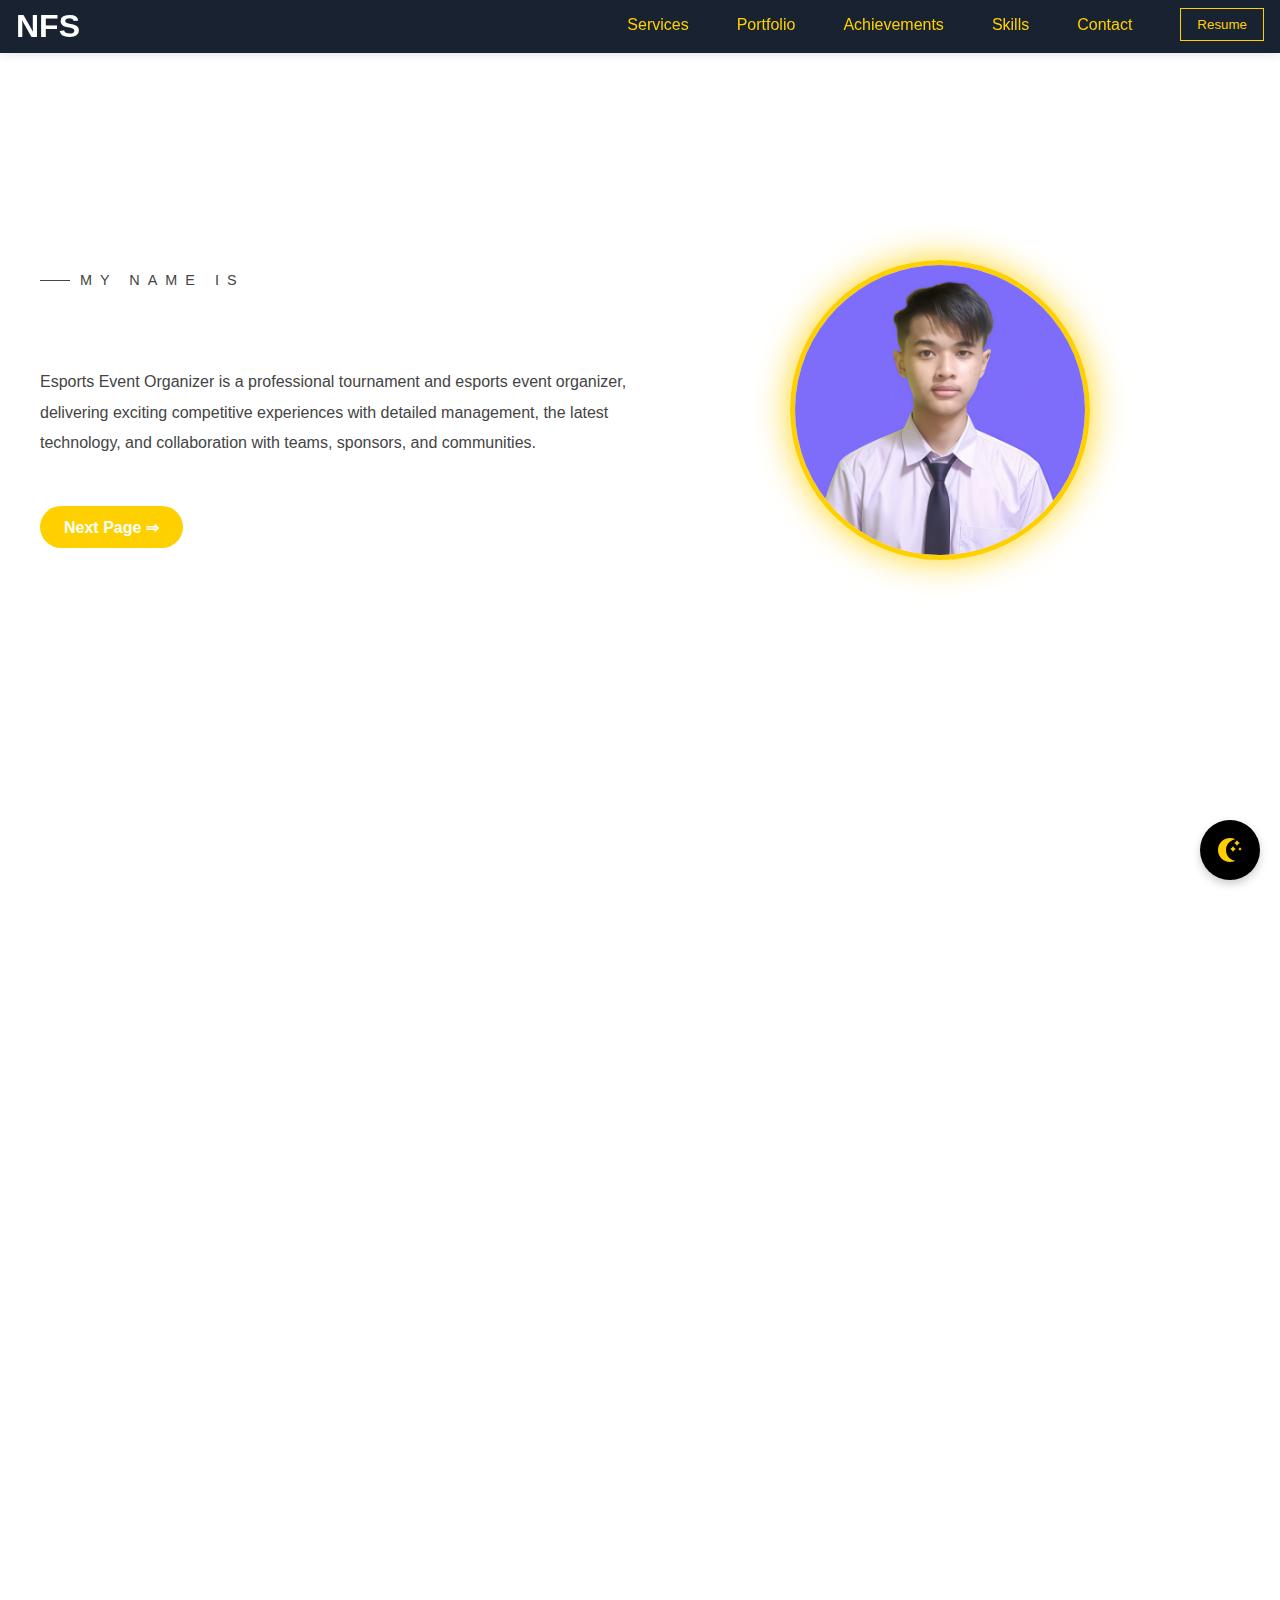
<file: index.html>
<!DOCTYPE html>
<html lang="en">
  <head>
    <meta charset="UTF-8" />
    <meta name="viewport" content="width=device-width, initial-scale=1.0" />
    <link rel="icon" href="images/favicon.ico">
    <link rel="stylesheet" href="styles/style.css" />
    <link rel="stylesheet" href="styles/responsive.css" />
    <title>I'Am Nafis Abdillah</title>
  </head>
    <body>

    <!-- header -->
    <header>
        <div class="main-container">
            <div class="nav">
                <div class="logo">
                    <a href="/">NFS</a>
                </div>

                <nav>
                    <ul>
                        <li><a href="#services">Services</a></li>
                        <li><a href="#portfolios">Portfolio</a></li>
                        <li><a href="#certificates">Achievements</a></li>
                        <li><a href="#skills">Skills</a></li>
                        <li><a href="#contact">Contact</a></li>
                        <li>
                            <a href="/resume.pdf" target="_blank">
                                <button class="btn">Resume</button>
                            </a>
                        </li>
                    </ul>
                </nav>

                <div class="burger">
                    <div class="line-1"></div>
                    <div class="line-2"></div>
                    <div class="line-3"></div>
                </div>
            </div>

            <section id="hero">
                <div class="hero-left">
                  <h3 class="pre-title">My Name Is</h3>
                  <h1 class="hero-name">
  <span>N</span><span>a</span><span>f</span><span>i</span><span>s</span>
  <span> </span>
  <span>A</span><span>b</span><span>d</span><span>i</span><span>l</span><span>l</span><span>a</span><span>h</span>
</h1>

                  <p>
                    Esports Event Organizer is a professional tournament and esports event organizer, delivering exciting competitive experiences with detailed management, the latest technology, and collaboration with teams, sponsors, and communities.
                  </p>
                  <a href="#services" class="btn-next">Next Page  &#8658;</a>
                </div>
                <div class="hero-right">
                  <img src="./images/hero.jpg" alt="Person Standing" />
                </div>
              </section>
        </div>

    </header>
    <!-- End of Header -->

    <section id="services" class="reveal">
        <div class="services main-container">
          <h3 class="pre-title">Services</h3>
          <h1 class="section-title services-title">Specialized In</h1>

        <div class="grid-3">
            <!-- Service 1 -->
             <div class="service reveal">
                <div class="service-icon">
                    <svg 
                    xmlns="http://www.w3.org/2000/svg" 
                    width="24" 
                    height="24" 
                    viewBox="0 0 24 24"
                    >
                    <path d="M24 5c-3.923 3.265-5.623 4.716-7.15 4.716-2.44 0-3.681-3.675-4.85-7.716-1.165 4.028-2.41 7.715-4.853 7.715-1.513 0-3.168-1.404-7.147-4.715 3.321 7.018 3 14.292 3 17h18c0-1.718-.478-9.65 3-17zm-16.853 6.715c2.295 0 3.787-1.64 4.853-3.761 1.064 2.122 2.556 3.762 4.85 3.762 1.121 0 2.188-.43 3.126-1.042-.432 1.907-.68 3.72-.82 5.326h-14.322c-.138-1.617-.38-3.423-.808-5.324.927.607 2 1.039 3.121 1.039zm-2.14 8.285c-.003-.593-.016-1.267-.047-2h14.065c-.032.745-.046 1.422-.047 2h-13.971z"
                    />
                    </svg>
                </div>
                <h4>ESPORT DESIGNER</h4>
                <p>Esports Designer creates visual assets like logos, jerseys, overlays, and social media graphics to strengthen branding for esports teams, tournaments, and gaming content, combining creativity with a deep understanding of gaming culture.
            </div>

         <!-- Service 2 -->
         <div class="service reveal">
            <div class="service-icon">
                <svg 
                xmlns="http://www.w3.org/2000/svg" 
                width="24" 
                height="24" 
                viewBox="0 0 24 24"
                >
                <path d="M3 20c.552 0 1 .449 1 1s-.448 1-1 1-1-.449-1-1 .448-1 1-1zm0-2c-1.656 0-3 1.343-3 3s1.344 3 3 3 3-1.343 3-3-1.344-3-3-3zm9 2c.552 0 1 .449 1 1s-.448 1-1 1-1-.449-1-1 .448-1 1-1zm0-2c-1.656 0-3 1.343-3 3s1.344 3 3 3 3-1.343 3-3-1.344-3-3-3zm0-16c.552 0 1 .449 1 1s-.448 1-1 1-1-.449-1-1 .448-1 1-1zm0-2c-1.656 0-3 1.343-3 3s1.344 3 3 3 3-1.343 3-3-1.344-3-3-3zm9 20c.552 0 1 .449 1 1s-.448 1-1 1-1-.449-1-1 .448-1 1-1zm0-2c-1.656 0-3 1.343-3 3s1.344 3 3 3 3-1.343 3-3-1.344-3-3-3zm-1.577-1.721l-6.423-5.028v-3.352c-.323.066-.658.101-1 .101s-.677-.035-1-.101v3.352l-6.424 5.028c.695.233 1.323.602 1.844 1.093l5.58-4.372 5.579 4.373c.522-.492 1.15-.861 1.844-1.094z"
                />
                </svg>
            </div>
            <h4>ADMIN SUPPORT</h4>
            <p>I have experience as an Admin Support, skilled in managing data and documents using Microsoft Excel, Word, Spreadsheets, and Google Workspace. I am accustomed to preparing reports, archiving documents, and supporting team administration with accuracy and organization.

            </p>
        </div>  

         <!-- Service 3 -->
         <div class="service reveal">
            <div class="service-icon">
                <svg 
                xmlns="http://www.w3.org/2000/svg" 
                width="24" 
                height="24" 
                viewBox="0 0 24 24"
                >
                <path d="M17.622 3c-1.913 0-2.558 1.382-5.623 1.382-3.009 0-3.746-1.382-5.623-1.382-5.209 0-6.376 10.375-6.376 14.348 0 2.145.817 3.652 2.469 3.652 3.458 0 2.926-5 6.915-5h5.23c3.989 0 3.457 5 6.915 5 1.652 0 2.471-1.506 2.471-3.651 0-3.973-1.169-14.349-6.378-14.349zm-10.622 10c-1.657 0-3-1.343-3-3s1.343-3 3-3 3 1.343 3 3-1.343 3-3 3zm10-6c.552 0 1 .447 1 1 0 .553-.448 1-1 1s-1-.447-1-1c0-.553.448-1 1-1zm-2 4c-.552 0-1-.447-1-1 0-.553.448-1 1-1s1 .447 1 1c0 .553-.448 1-1 1zm2 2c-.552 0-1-.447-1-1 0-.553.448-1 1-1s1 .447 1 1c0 .553-.448 1-1 1zm2-2c-.552 0-1-.447-1-1 0-.553.448-1 1-1s1 .447 1 1c0 .553-.448 1-1 1zm-10.25-1c0 .965-.785 1.75-1.75 1.75s-1.75-.785-1.75-1.75.785-1.75 1.75-1.75 1.75.785 1.75 1.75z"
                />
                </svg>
            </div>
            <h4>ESPORT TOURNAMENT ORGANIZER</h4>
            <p>Esports Tournament Organizer that hosts and manages professional gaming tournaments with a focus on high-quality competition, player experience, and community engagement.

            </p>
        </div>
        </div>
    </section>

    <!-- Portfolio -->
     <section id="portfolios" class="reveal">
        <div class="portfolios main-container">
            <h3 class="pre-title reveal">My Works</h3>
            <h1 class="section-title reveal">Featured Portfolios</h1>

            <div class="grid-3">
                <!-- Portfolio 1 -->
                <div class="portfolio reveal">
                    <div class="portfolio-cover">
                        <img src="./images/portfolio/portfolio-1.jpg" alt="Portfolio 1">
                    </div>

                    <div class="portfolio-info">
                        <div class="portfolio-title reveal">
                            <h4>Admin/IT Support</h4>
                            <a href="https://www.instagram.com/s/aGlnaGxpZ2h0OjE4MDg4ODA5MjYyNjk4MjYy?story_media_id=3561976088747819343_50453416756&igsh=MTE4cDFmNDkwN2VpZg==" class="portfolio-link"><svg xmlns="http://www.w3.org/2000/svg" width="24" height="24" viewBox="0 0 24 24"><path d="M6 17c2.269-9.881 11-11.667 11-11.667v-3.333l7 6.637-7 6.696v-3.333s-6.17-.171-11 5zm12 .145v2.855h-16v-12h6.598c.768-.787 1.561-1.449 2.339-2h-10.937v16h20v-6.769l-2 1.914z"/></svg>
                            </a>
                        </div>
                        <div class="portfolio-tags reveal">
                            <div>Data Entry</div>
                            <div>Mini IT Project</div>
                        </div>
                        <p class="reveal">An Admin & IT Support role combines proficiency in Microsoft Office and Excel data entry with basic IT skills like troubleshooting, beginner-level coding, and digital marketing support, helping businesses run efficiently both administratively and digitally.
                        </p>
                    </div>
                </div>

                <!-- Portfolio 2 -->
                <div class="portfolio reveal">
                    <div class="portfolio-cover">
                        <img src="./images/portfolio/portfolio-2.jpg" alt="Portfolio 2">
                    </div>

                    <div class="portfolio-info">
                        <div class="portfolio-title reveal">
                            <h4>E-Sport Organizing</h4>
                            <a href="https://www.instagram.com/s/aGlnaGxpZ2h0OjE4MDk5NDM0NjgwNTA2OTA5?story_media_id=3551002388167397978_50453416756&igsh=MWZqMXR5OXNsYXlxMg==" class="portfolio-link"><svg xmlns="http://www.w3.org/2000/svg" width="24" height="24" viewBox="0 0 24 24"><path d="M6 17c2.269-9.881 11-11.667 11-11.667v-3.333l7 6.637-7 6.696v-3.333s-6.17-.171-11 5zm12 .145v2.855h-16v-12h6.598c.768-.787 1.561-1.449 2.339-2h-10.937v16h20v-6.769l-2 1.914z"/></svg>
                            </a>
                        </div>
                        <div class="portfolio-tags reveal">
                            <div>Tournament</div>
                            <div>Team Manager</div>
                        </div>
                        <p class="reveal">Esports organizing involves managing tournaments and teams, where a Tournament Organizer handles event planning, scheduling, and logistics, while an Esports Team Manager oversees players, training, and operations to ensure both competitive success and smooth coordination.
                        </p>
                    </div>
                </div>                

                <!-- Portfolio 3 -->
                <div class="portfolio reveal">
                    <div class="portfolio-cover">
                        <img src="./images/portfolio/portfolio-3.jpg" alt="Portfolio 3">
                    </div>

                    <div class="portfolio-info">
                        <div class="portfolio-title reveal">
                            <h4>E-Sport Design</h4>
                            <a href="https://www.instagram.com/s/aGlnaGxpZ2h0OjE4MDkyMjkyMDA3NTUxMDI2?story_media_id=3571865930869286630_50453416756&igsh=bGNmbnV2OXFtb3Fz" class="portfolio-link"><svg xmlns="http://www.w3.org/2000/svg" width="24" height="24" viewBox="0 0 24 24"><path d="M6 17c2.269-9.881 11-11.667 11-11.667v-3.333l7 6.637-7 6.696v-3.333s-6.17-.171-11 5zm12 .145v2.855h-16v-12h6.598c.768-.787 1.561-1.449 2.339-2h-10.937v16h20v-6.769l-2 1.914z"/></svg>
                            </a>
                        </div>
                        <div class="portfolio-tags reveal">
                            <div>Results</div>
                            <div>E-Sport</div>
                        </div>
                        <p class="reveal">As an esport designer, I create impactful designs for events and branding, including logos, promotional materials, and in-game graphics. My focus is on delivering high-quality visuals that enhance the event’s atmosphere and align with brand identity, ensuring a professional and cohesive look across all platforms.
                        </p>
                    </div>
                </div>

            </div>
        </div>
     </section>
     <!-- End of Portfolio -->

     <!-- Certificates -->
<section id="certificates" class="reveal">
  <div class="certificates main-container reveal">
    <h3 class="pre-title reveal">Achievements & Participation</h3>
    <h1 class="section-title reveal">Certificates</h1>

    <div class="certificate-carousel reveal">
      <button class="carousel-btn prev">&#10094;</button>
      
      <div class="carousel-track-container reveal">
        <div class="carousel-track reveal">
          <!-- Sertifikat -->
          <div class="certificate-item">
            <img src="./images/certificates/cert1.jpg" alt="Certificate 1">
            <h4>JUARA 1 CERDAS CERMAT</h4>
          </div>
          <div class="certificate-item">
            <img src="./images/certificates/cert2.jpg" alt="Certificate 2">
            <h4>MARKETING CAMPAIGN</h4>
          </div>
          <div class="certificate-item">
            <img src="./images/certificates/cert3.jpg" alt="Certificate 3">
            <h4>WORDPRESS INTRODUCTION</h4>
          </div>
          <div class="certificate-item">
            <img src="./images/certificates/cert4.jpg" alt="Certificate 4">
            <h4>MICROSOFT EXCEL</h4>
          </div>
          <div class="certificate-item">
            <img src="./images/certificates/cert5.jpg" alt="Certificate 5">
            <h4>TALKSHOW PSIKOLOGI</h4>
          </div>
            <div class="certificate-item">
            <img src="./images/certificates/cert6.jpg" alt="Certificate 5">
            <h4>WORKSHOP DIGITAL TAX</h4>
          </div>
          <div class="certificate-item">
            <img src="./images/certificates/cert7.jpg" alt="Certificate 4">
            <h4>SEMIFINALIS TAX AND ACCOUNTING COMPETITION</h4>
          </div>
          <div class="certificate-item">
            <img src="./images/certificates/cert8.jpg" alt="Certificate 5">
            <h4>FINALIS ESPORT GYC FREE FIRE</h4>
          </div>
            <div class="certificate-item">
            <img src="./images/certificates/cert9.jpg" alt="Certificate 5">
            <h4>JUARA 2 CLASS MEETING MOBILE LEGENDs</h4>
          </div>
          <div class="certificate-item">
            <img src="./images/certificates/cert10.jpg" alt="Certificate 1">
            <h4>MAGANG KANTOR DESA KEMANG</h4>
          </div>
          <div class="certificate-item">
            <img src="./images/certificates/cert11.jpg" alt="Certificate 2">
            <h4>SIDANG LAPORAN PKL</h4>
          </div>
          <div class="certificate-item">
            <img src="./images/certificates/cert12.jpg" alt="Certificate 3">
            <h4>LULUSAN TERBAIK MTS</h4>
          </div>
          <div class="certificate-item">
            <img src="./images/certificates/cert13.jpg" alt="Certificate 4">
            <h4>WISUDA TAHFIDZ JUZ 29 & 30</h4>
          </div>
          <div class="certificate-item">
            <img src="./images/certificates/cert14.jpg" alt="Certificate 5">
            <h4>WISUDA TAHFIDZ JUZ 28</h4>
          </div>
            <div class="certificate-item">
            <img src="./images/certificates/cert15.jpg" alt="Certificate 5">
            <h4>WISUDA TAHFIDZ JUZ 29</h4>
          </div>
          <div class="certificate-item">
            <img src="./images/certificates/cert16.jpg" alt="Certificate 4">
            <h4>WISUDA TAHFIDZ JUZ 30</h4>
          </div>
          <div class="certificate-item">
            <img src="./images/certificates/cert17.jpg" alt="Certificate 5">
            <h4>WISUDA TAHFIDZ JUZ 29 & 30</h4>
          </div>
            <div class="certificate-item">
            <img src="./images/certificates/cert18.jpg" alt="Certificate 5">
            <h4>OLIMPIADE PAI TINGKAT NASIONAL</h4>
          </div>
          <!-- Tambah sesuai kebutuhan -->
        </div>
      </div>
      <button class="carousel-btn next">&#10095;</button>
    </div>
  </div>
</section>
<!-- End Certificates -->


     <!-- Skills & Education -->
    <section id="skills" class="reveal">
        <div class="skills main-container reveal">
            <h3 class="pre-title reveal">Learning Path</h3>
            <h1 class="section-title reveal">Skills & Education</h1>

            <div class="skills-grid reveal">
                <div class="skills-left reveal">

                    <div class="education reveal">
                        <div class="line reveal">
                            <div></div>
                        </div>
    
                        <div class="education-info reveal">
                            <h4 class="education-title reveal">SDIT NAHWA NUR</h4>
                            <p>Elementary School - Integrated Islamic</p>
                            <h4 class="education-years reveal">2012 - 2018</h4>
                        </div>
                    </div>
                    <!-- Education 2 -->
                    <div class="education" class="reveal">
                        <div class="line reveal">
                            <div></div>
                        </div>
    
                        <div class="education-info reveal">
                            <h4 class="education-title reveal">SMPIT NAHWA NUR</h4>
                            <p>Junior High School - Integrated Islamic</p>
                            <h4 class="education-years reveal">2018 - 2021</h4>
                        </div>
                    </div>
                    <!--  Education 3 -->
                    <div class="education" class="reveal">
                        <div class="line reveal">
                            <div></div>
                        </div>
    
                        <div class="education-info reveal">
                            <h4 class="education-title reveal">SMK ARRAHMANIYAH</h4>
                            <p>Vocational School - Acccounting</p>
                            <h4 class="education-years reveal">2021 - 2024</h4>
                        </div>
                </div>
                <!--  Education 3 -->
                    <div class="education" class="reveal">
                        <div class="line reveal">
                            <div></div>
                        </div>
    
                        <div class="education-info reveal">
                            <h4 class="education-title reveal">UNIVERSITY OF NAHDLATUL ULAMA INDONESIA</h4>
                            <p>Bachelor's degree - Informatics Engineering</p>
                            <h4 class="education-years reveal">2024 - Now</h4>
                        </div>
                </div>
            </div>
                
                <div class="skills-right reveal">
                    <p>I have skills in productivity, design, and technology, ranging from accounting software (MYOB Accounting) to office applications such as Microsoft Excel, Word, PowerPoint, and Google Workspace to support administrative tasks and data management. In addition, I master creative and design tools like Canva, Pixellab, iBis Paint, and Alight Motion for visual content needs, as well as Visual Studio Code for basic development in technology. This combination of skills allows me to work efficiently, creatively, and adaptively across various fields.
                    </p>

                    <div class="skills-list reveal">
                        <ul class="reveal">
                            <li>MYOB Accounting</li>
                            <li>Microsoft Excel</li>
                            <li>Microsot Word</li>
                            <li>Microsoft Power Point</li>
                            <li>Google Workspace</li>
                        </ul>

                        <ul class="reveal">
                            <li>Visual Studio Code</li>
                            <li>Canva</li>
                            <li>Pixellab</li>
                            <li>iBis Paint</li>
                            <li>Alight Motion</li>

                        </ul>
                    </div>
                    </div>
                </div>
            </div>
        </div>
    </section>

      <!-- End of Skills & Education -->

      <!-- Contact -->
       <section id="contact" class="reveal">
        <div class="contact main-container reveal">
            <div class="contact-left reveal">
                <form class="contact-form reveal" action="https://formspree.io/f/mqaazpaj" method="POST">
                    <div>
                        <input type="text" placeholder="Name" name="name">
                    </div>
                    <div>
                        <input type="email" placeholder="Email" name="email">
                    </div>
                    <div>
                        <textarea
                          name="message"
                          id="message"
                          placeholder="Message"
                          cols="30"
                          rows="10"
                        ></textarea>
                      </div>
                    <div>
                        <button class="btn-submit reveal">Send Message</button>
                    </div>
                </form>
            </div>
            <div class="contact-right reveal">
                <div class="contact-item reveal">
                    <div class="contact-item-icon reveal">
                        <svg xmlns="http://www.w3.org/2000/svg" width="24" height="24" viewBox="0 0 24 24"><path d="M12 1c-3.148 0-6 2.553-6 5.702 0 3.148 2.602 6.907 6 12.298 3.398-5.391 6-9.15 6-12.298 0-3.149-2.851-5.702-6-5.702zm0 8c-1.105 0-2-.895-2-2s.895-2 2-2 2 .895 2 2-.895 2-2 2zm12 14h-24l4-8h3.135c.385.641.798 1.309 1.232 2h-3.131l-2 4h17.527l-2-4h-3.131c.435-.691.848-1.359 1.232-2h3.136l4 8z"/></svg>
                    </div>
                    <div class="contact-item-detail reveal">
                        <h4>Address</h4>
                        <p>Kp. Gunung Desa Tonjong Kecamatan Tajurhalang Kabupaten Bogor</p>
                    </div>
                </div>

                <div class="contact-item reveal">
                    <div class="contact-item-icon reveal">
                        <svg xmlns="http://www.w3.org/2000/svg" width="24" height="24" viewBox="0 0 24 24"><path d="M20 22.621l-3.521-6.795c-.008.004-1.974.97-2.064 1.011-2.24 1.086-6.799-7.82-4.609-8.994l2.083-1.026-3.493-6.817-2.106 1.039c-7.202 3.755 4.233 25.982 11.6 22.615.121-.055 2.102-1.029 2.11-1.033z"/></svg>
                    </div>
                    <div class="contact-item-detail reveal">
                        <h4>Phone</h4>
                        <p>(+62) 856-9187-1320</p>
                    </div>
                </div>

                <div class="contact-item reveal">
                    <div class="contact-item-icon reveal">
                        <svg xmlns="http://www.w3.org/2000/svg" width="24" height="24" viewBox="0 0 24 24"><path d="M22 5v14h-20v-14h20zm2-2h-24v18h24v-18zm-2 16l-6.526-6.618-3.445 3.483-3.418-3.525-6.611 6.66 5.051-8-5.051-6 10.029 7.446 9.971-7.446-4.998 6.01 4.998 7.99z"/></svg>
                    </div>
                    <div class="contact-item-detail reveal">
                        <h4>Email</h4>
                        <p>nafisabdillah3005@gmail.com</p>
                    </div>
                </div>
            </div>
        </div>
       </section>
       <!-- End of Section -->

       <!-- Footer -->
        <footer class="reveal">
            <div class="footer-icons">
                <a href="https://www.instagram.com/nfsabdllhh/">
                    <svg xmlns="http://www.w3.org/2000/svg" width="24" height="24" viewBox="0 0 24 24"><path d="M12 2.163c3.204 0 3.584.012 4.85.07 3.252.148 4.771 1.691 4.919 4.919.058 1.265.069 1.645.069 4.849 0 3.205-.012 3.584-.069 4.849-.149 3.225-1.664 4.771-4.919 4.919-1.266.058-1.644.07-4.85.07-3.204 0-3.584-.012-4.849-.07-3.26-.149-4.771-1.699-4.919-4.92-.058-1.265-.07-1.644-.07-4.849 0-3.204.013-3.583.07-4.849.149-3.227 1.664-4.771 4.919-4.919 1.266-.057 1.645-.069 4.849-.069zm0-2.163c-3.259 0-3.667.014-4.947.072-4.358.2-6.78 2.618-6.98 6.98-.059 1.281-.073 1.689-.073 4.948 0 3.259.014 3.668.072 4.948.2 4.358 2.618 6.78 6.98 6.98 1.281.058 1.689.072 4.948.072 3.259 0 3.668-.014 4.948-.072 4.354-.2 6.782-2.618 6.979-6.98.059-1.28.073-1.689.073-4.948 0-3.259-.014-3.667-.072-4.947-.196-4.354-2.617-6.78-6.979-6.98-1.281-.059-1.69-.073-4.949-.073zm0 5.838c-3.403 0-6.162 2.759-6.162 6.162s2.759 6.163 6.162 6.163 6.162-2.759 6.162-6.163c0-3.403-2.759-6.162-6.162-6.162zm0 10.162c-2.209 0-4-1.79-4-4 0-2.209 1.791-4 4-4s4 1.791 4 4c0 2.21-1.791 4-4 4zm6.406-11.845c-.796 0-1.441.645-1.441 1.44s.645 1.44 1.441 1.44c.795 0 1.439-.645 1.439-1.44s-.644-1.44-1.439-1.44z"/></svg>
                </a>
                <a href="https://www.youtube.com/@mhmmdnfisss">
                    <svg xmlns="http://www.w3.org/2000/svg" width="24" height="24" viewBox="0 0 24 24"><path d="M19.615 3.184c-3.604-.246-11.631-.245-15.23 0-3.897.266-4.356 2.62-4.385 8.816.029 6.185.484 8.549 4.385 8.816 3.6.245 11.626.246 15.23 0 3.897-.266 4.356-2.62 4.385-8.816-.029-6.185-.484-8.549-4.385-8.816zm-10.615 12.816v-8l8 3.993-8 4.007z"/></svg>
                </a>
                <a href="https://github.com/NafissSkyzzy">
                    <svg xmlns="http://www.w3.org/2000/svg" width="24" height="24" viewBox="0 0 24 24"><path d="M12 0c-6.626 0-12 5.373-12 12 0 5.302 3.438 9.8 8.207 11.387.599.111.793-.261.793-.577v-2.234c-3.338.726-4.033-1.416-4.033-1.416-.546-1.387-1.333-1.756-1.333-1.756-1.089-.745.083-.729.083-.729 1.205.084 1.839 1.237 1.839 1.237 1.07 1.834 2.807 1.304 3.492.997.107-.775.418-1.305.762-1.604-2.665-.305-5.467-1.334-5.467-5.931 0-1.311.469-2.381 1.236-3.221-.124-.303-.535-1.524.117-3.176 0 0 1.008-.322 3.301 1.23.957-.266 1.983-.399 3.003-.404 1.02.005 2.047.138 3.006.404 2.291-1.552 3.297-1.23 3.297-1.23.653 1.653.242 2.874.118 3.176.77.84 1.235 1.911 1.235 3.221 0 4.609-2.807 5.624-5.479 5.921.43.372.823 1.102.823 2.222v3.293c0 .319.192.694.801.576 4.765-1.589 8.199-6.086 8.199-11.386 0-6.627-5.373-12-12-12z"/></svg>
                </a>
                <a href="https://www.linkedin.com/in/muhammad-nafis-abdillah-343a78350">
                    <svg xmlns="http://www.w3.org/2000/svg" width="24" height="24" viewBox="0 0 24 24"><path d="M19 0h-14c-2.761 0-5 2.239-5 5v14c0 2.761 2.239 5 5 5h14c2.762 0 5-2.239 5-5v-14c0-2.761-2.238-5-5-5zm-11 19h-3v-11h3v11zm-1.5-12.268c-.966 0-1.75-.79-1.75-1.764s.784-1.764 1.75-1.764 1.75.79 1.75 1.764-.783 1.764-1.75 1.764zm13.5 12.268h-3v-5.604c0-3.368-4-3.113-4 0v5.604h-3v-11h3v1.765c1.396-2.586 7-2.777 7 2.476v6.759z"/></svg>                </a>
            </div>
            <p>&#169; 2024 - Made by Nafis Abdillah</p>
        </footer>

<!-- Tombol Scroll Up -->
<button id="scroll-up">&#129093</button>


<!-- Tombol Theme Switch -->
<button id="theme-toggle">
  <img src="moon.svg" alt="Toggle Theme" id="toggle-icon">
</button>

<!-- panggil script di paling bawah sebelum -->
<script src="scripts/main.js"></script>


    </body>
</html>
</file>
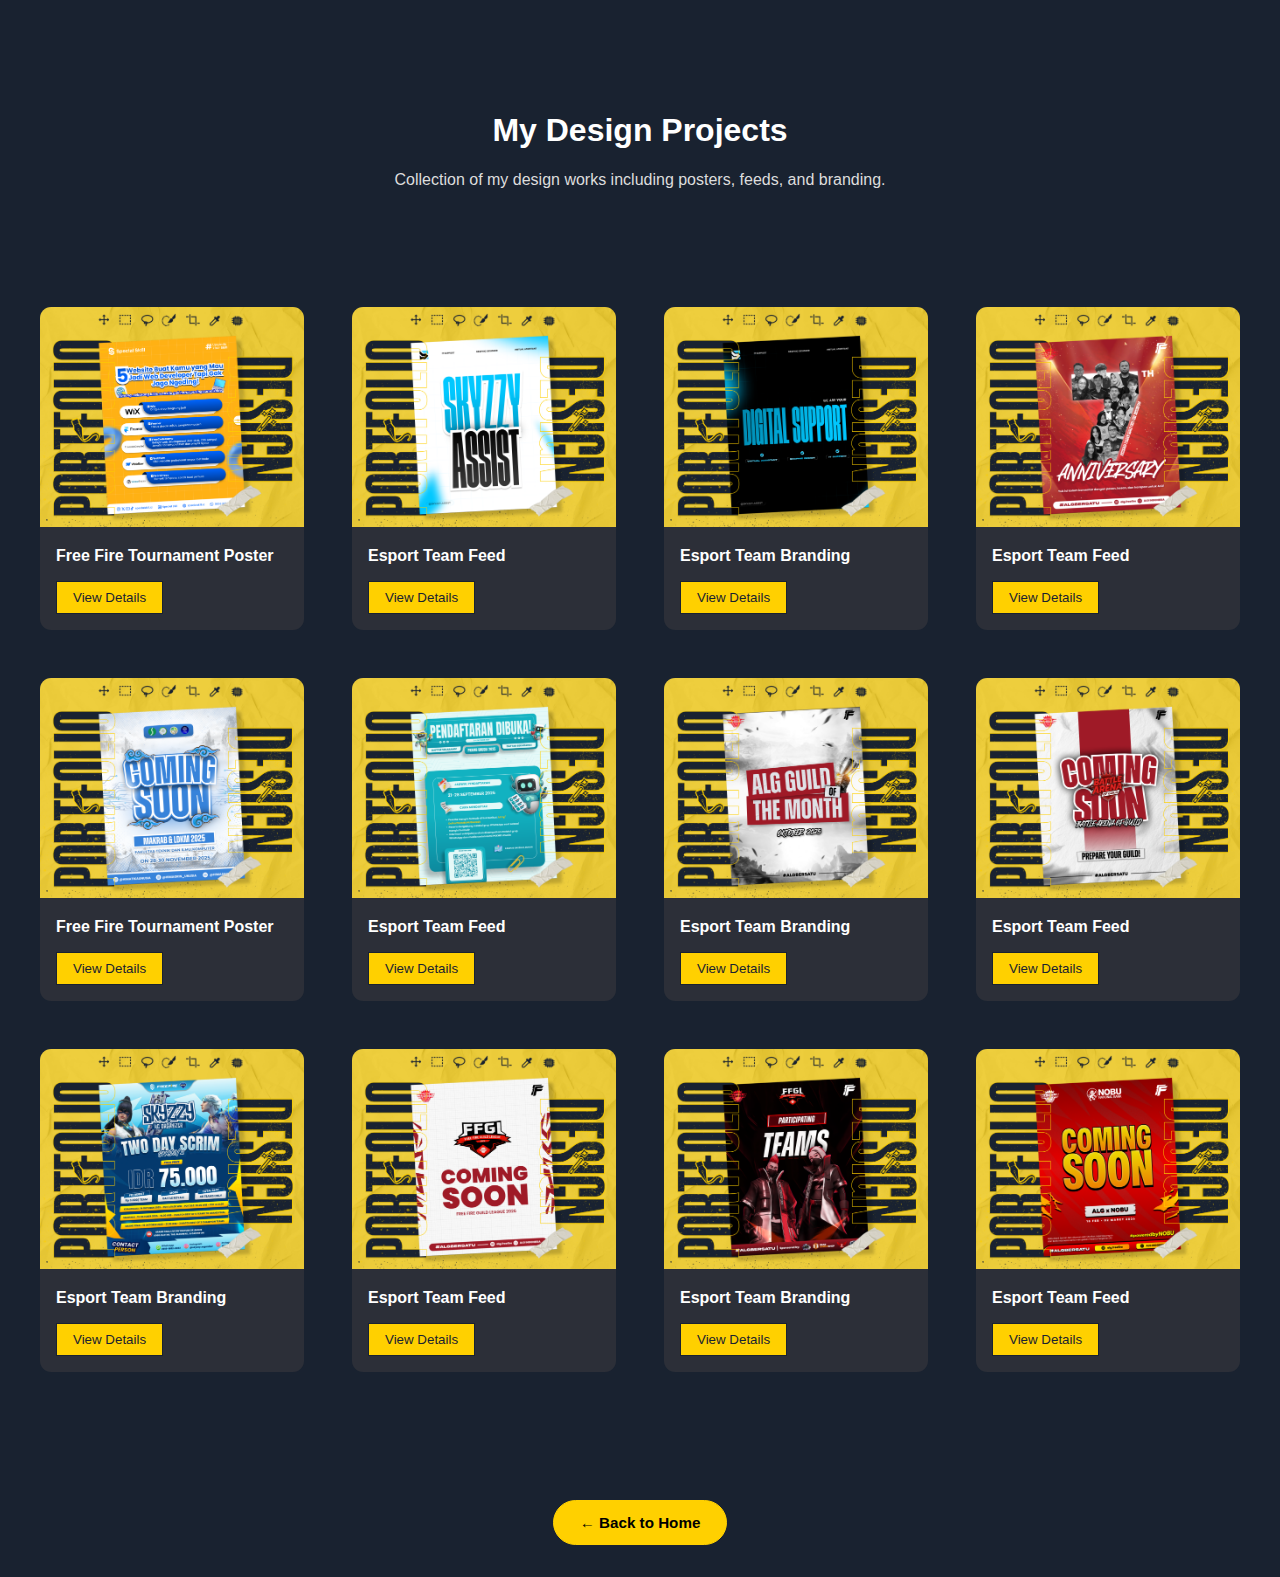
<file: design.html>
<!DOCTYPE html>
<html lang="en">
<head>
  <meta charset="UTF-8" />
  <meta name="viewport" content="width=device-width, initial-scale=1.0"/>
  <title>Nafis Design Projects</title>
  <link rel="icon" href="images/favicon.ico">
  <!-- Pakai CSS utama -->
  <link rel="stylesheet" href="styles/style.css" />
  <link rel="stylesheet" href="styles/design.css" />
</head>
<body>

  <!-- HEADER SIMPLE -->
  <header class="design-header">
    <div class="main-container">
  

      <h1>My Design Projects</h1>
      <p>Collection of my design works including posters, feeds, and branding.</p>
    </div>
  </header>

  <section class="design-gallery">
  <div class="main-container grid-3">

    <!-- PROJECT 1 -->
    <div class="design-item">
      <img src="images/design/project-1/cover.jpg" alt="Project 1">
      <h4>Free Fire Tournament Poster</h4>
      <button 
        class="btn view-btn"
        data-project="project-1">
        View Details
      </button>
    </div>

    <!-- PROJECT 2 -->
    <div class="design-item">
      <img src="images/design/project-2/cover.jpg" alt="Project 2">
      <h4>Esport Team Feed</h4>
      <button class="btn view-btn" data-project="project-2">
        View Details
      </button>
    </div>

    <!-- PROJECT 3 -->
    <div class="design-item">
      <img src="images/design/project-3/cover.jpg" alt="Project 3">
      <h4>Esport Team Branding</h4>
      <button 
        class="btn view-btn"
        data-project="project-3">
        View Details
      </button>
    </div>

    <!-- PROJECT 4 -->
    <div class="design-item">
      <img src="images/design/project-4/cover.jpg" alt="Project 4">
      <h4>Esport Team Feed</h4>
      <button class="btn view-btn" data-project="project-4">
        View Details
      </button>
    </div>

    <!-- PROJECT 5 -->
    <div class="design-item">
      <img src="images/design/project-5/cover.jpg" alt="Project 5">
      <h4>Free Fire Tournament Poster</h4>
      <button 
        class="btn view-btn"
        data-project="project-5">
        View Details
      </button>
    </div>

    <!-- PROJECT 6 -->
    <div class="design-item">
      <img src="images/design/project-6/cover.jpg" alt="Project 6">
      <h4>Esport Team Feed</h4>
      <button class="btn view-btn" data-project="project-6">
        View Details
      </button>
    </div>

    <!-- PROJECT 7 -->
    <div class="design-item">
      <img src="images/design/project-7/cover.jpg" alt="Project 7">
      <h4>Esport Team Branding</h4>
      <button 
        class="btn view-btn"
        data-project="project-7">
        View Details
      </button>
    </div>

    <!-- PROJECT 8 -->
    <div class="design-item">
      <img src="images/design/project-8/cover.jpg" alt="Project 8">
      <h4>Esport Team Feed</h4>
      <button class="btn view-btn" data-project="project-8">
        View Details
      </button>
    </div>

    <!-- PROJECT 9 -->
    <div class="design-item">
      <img src="images/design/project-9/cover.jpg" alt="Project 9">
      <h4>Esport Team Branding</h4>
      <button 
        class="btn view-btn"
        data-project="project-9">
        View Details
      </button>
    </div>

    <!-- PROJECT 10 -->
    <div class="design-item">
      <img src="images/design/project-10/cover.jpg" alt="Project 10">
      <h4>Esport Team Feed</h4>
      <button class="btn view-btn" data-project="project-10">
        View Details
      </button>
    </div>

    <!-- PROJECT 11 -->
    <div class="design-item">
      <img src="images/design/project-11/cover.jpg" alt="Project 11">
      <h4>Esport Team Branding</h4>
      <button 
        class="btn view-btn"
        data-project="project-11">
        View Details
      </button>
    </div>

    <!-- PROJECT 12 -->
    <div class="design-item">
      <img src="images/design/project-12/cover.jpg" alt="Project 12">
      <h4>Esport Team Feed</h4>
      <button class="btn view-btn" data-project="project-12">
        View Details
      </button>
    </div>

  </div>
</section>

<div class="modal" id="designModal">
  <div class="modal-content">


    <div class="modal-gallery" id="modalGallery">
      <!-- gambar akan diisi via JS -->
    </div>
  </div>
  <span class="close-modal">&times;</span>
</div>

<a href="index.html" class="back-home-bottom">
  ← Back to Home
</a>


<script src="scripts/design.js"></script>

</body>
</html>
</file>
<file: styles/style.css>
:root {
    --primaryTextColor: #ffd000; /* Untuk title atau judul */
    --secondaryTextColor: #3d474e; /* Untuk text biasa seperti paragraph contohnya */
  
    --borderColor: #3d474e;
    --lineColor: #2c2f38; /* untuk line di pre-title */
  
    --primaryBackgroundColor: #192230;
    --secondaryBackgroundColor: #2c2f38;
    --thirdBackgroundColor: #3d474e;
  
    --primaryIconColor: #ffd000;
    --primaryIconColorHover: #ffffff;

    --accentColor: #00eeff;

  
    --sectionPadding: 6rem 0;
  
    --itemBorderRadius: 0.7rem;
  }
  
  * {
    margin: 0;
    padding: 0;
    box-sizing: border-box;
    scroll-behavior: smooth;
  }
  
  body {
    font-family: "Roboto", sans-serif;
  }
  
  h1,
  h2,
  h3,
  h4,
  h5,
  h6,
  strong {
    color: var(--primaryTextColor);
  }
  
  p {
    font-size: 1rem; /* 16 px */
    line-height: 1.9rem; /*30.4 px */
  }
  
  p,
  span,
  label,
  input,
  textarea,
  li {
    color: var(--secondaryTextColor);
  }
  
  a {
    text-decoration: none;
  }
  
  /* End Preparation */
  
  .main-container {
    width: 1200px;
    margin: 0 auto;
  }
  
  @media screen and (max-width: 1200px) {
    .main-container {
      width: 90%;
    }
  }
  
/* Default (Light Mode) */
body {
  --btn-bg: #192230;               /* sama seperti navbar */
  --btn-text: var(--primaryIconColor);                /* teks putih */
  --btn-border: var(--primaryIconColor); /* border kuning */
  --btn-hover-bg: var(--primaryIconColor); /* hover kuning */
  --btn-hover-text: #192230;       /* teks gelap biar kontras */
}

/* Dark Mode (saat body tidak ada class .light-mode) */
body:not(.light-mode) {
  --btn-bg: var(--primaryIconColor);           /* kuning */
  --btn-text: var(--primaryBackgroundColor);   /* teks hitam */
  --btn-border: var(--primaryBackgroundColor); /* border hitam */
  --btn-hover-bg: var(--primaryBackgroundColor); /* hover hitam */
  --btn-hover-text: var(--primaryIconColor);                      /* teks putih */
}

/* Style dasar tombol */
.btn {
  padding: 0.5rem 1rem;
  background: var(--btn-bg);
  border: 1.5px solid var(--btn-border);
  cursor: pointer;
  transition: 0.2s ease-in-out;
  color: var(--btn-text);
}

/* Hover efek */
.btn:hover {
  background: var(--btn-hover-bg);
  color: var(--btn-hover-text);
  border-color: var(--btn-hover-bg);
}

  
  /* Titles */
.section-title {
  margin: 1rem 0 4rem;
  font-size: 2rem;
}

.pre-title {
  text-transform: uppercase;
  letter-spacing: 0.5rem;
  color: var(--textColorSecondary); /* ✅ pakai variable yang ikut toggle */
  position: relative;
  padding-left: 40px;
  width: fit-content;
  font-weight: 400;
  font-size: 0.9rem;
}

.pre-title::before {
  content: "";
  width: 30px;
  height: 1px;
  background: var(--textColorSecondary); /* garis juga ikut variable */
  position: absolute;
  display: block;
  left: 0;
  top: 50%;
}


  
  /* Layouts */
.grid-3 {
    display: grid;
    /* grid-template-columns: 1fr 1fr 1fr; use this first, use code below when its time for explaining responsive design part */
    grid-template-columns: repeat(auto-fit, minmax(250px, 1fr));
    gap: 3rem;
  }
  
/* --- Logo and Navigation Menu --- */
.nav {
  display: flex;
  justify-content: space-between;
  align-items: center;
  padding: 0.5rem 1rem;

  position: fixed;
  top: 0;
  left: 0;
  width: 100%;
  z-index: 1000;
  box-shadow: 0 2px 10px rgba(0,0,0,0.1);
  transition: background-color 0.3s ease, color 0.3s ease;
}

/* --- Default (Dark Mode) --- */
body:not(.light-mode) .nav {
  background-color: var(--primaryIconColor); /* kuning */
}

body:not(.light-mode) .nav ul li a {
  color: var(--primaryBackgroundColor); /* teks hitam di atas kuning */
}

body:not(.light-mode) .nav ul li a::after {
  background-color: var(--primaryBackgroundColor); /* underline hitam */
}

/* --- Light Mode --- */
body.light-mode .nav {
  background-color: #192230; /* sama seperti background dark mode */
}

body.light-mode .nav ul li a {
  color:var(--primaryIconColor); /* teks putih biar kontras */
}

body.light-mode .nav ul li a::after {
  background-color:var(--primaryIconColor); /* underline kuning */
}

/* Menu List */
nav ul {
  list-style: none;
  display: flex;
  gap: 3rem;
  margin: 0;
  padding: 0;
}

/* Hover efek tetap konsisten */
.nav ul li a:hover {
  color: var(--primaryIconColor);
}


  
  /* Logo */
  .logo {
    display: flex;
    align-items: center;
    font-weight: 700;
    font-size: 2rem;
  }
  
  .logo a {
    color: var(--primaryBackgroundColor);
  }
  
  /* Navigation Menu */
  nav ul li {
    display: flex;
    align-items: center;
  }
  
  nav ul li a {
    color: var(--secondaryBackgroundColor);
    position: relative;
    display: inline-block;  /* biar bisa jadi container buat ::after */
  padding-bottom: 4px;    /* kasih ruang buat garis */
    transition: transform 0.2s ease, color 0.2s ease; /* tambahin smooth */
  }

  .nav ul li a::after {
  content: "";
  position: absolute;
  width: 100%;
  height: 2px;
  bottom: 0; /* taruh pas di bawah teks */
  left: 0;
  background-color: var(--lineColor);
    transform: scaleX(0);
  transform-origin: left;
  transition: transform 0.3s ease;
}

nav ul li a:hover {
  transform: scale(1.1); /* efek pop jalan pas hover */
}

.nav ul li a:hover::after {
  width: 100%;
  transform: scaleX(1); /* garis melebar dari kiri */
  transform-origin: right; /* pas keluar, mengerut ke kanan */
}

/* Mobile Dark Mode */
@media (max-width: 768px) {
  body:not(.light-mode) .nav ul li a {
    color: var(--primaryBackgroundColor); /* hitam, biar kontras dengan navbar kuning */
  }

  body:not(.light-mode) .nav ul li a:hover {
    color: #fff; /* hover putih */
  }

  body:not(.light-mode) .nav ul li a::after {
    background-color: #fff; /* underline putih */
  }
}

/* Mobile Dark Mode */
@media (max-width: 768px) {
  body:not(.light-mode) .nav ul li a {
    color: #fff; /* putih biar jelas di atas background kuning */
  }

  body:not(.light-mode) .nav ul li a:hover {
    color: #fff;
    transform: scale(1.1);
  }

  body:not(.light-mode) .nav ul li a::after {
    background-color: #fff;
  }
}

/* Mobile Light Mode */
@media (max-width: 768px) {
  body.light-mode .nav ul li a {
    color: #000; /* kuning biar kontras dengan navbar biru */
  }

  body.light-mode .nav ul li a:hover {
    color: var(--primaryIconColor);
    transform: scale(1.1);
  }

  body.light-mode .nav ul li a::after {
    background-color: var(--primaryIconColor);
  }
}
  
  /* Burger - Save for later on video */
  .burger div {
    width: 25px;
    height: 2px;
    background-color: var(--primaryBackgroundColor);
    margin: 7px;
    transition: all 0.3s;
    z-index: 99;
  }

    .burger.active div {
  background-color: var(--primaryIconColor); /* hitam */
}
  
  .burger {
    background-color: var(--primaryBackgroundColor);
    display: none;
      position: fixed;
      z-index: 99;
  cursor: pointer;
  top: 33px;
  right: 35px;

  position: absolute;   /* ganti dari fixed ke absolute */
  top: 50%;
  right: 20px;
  transform: translateY(-50%); /* biar pas tengah */
  z-index: 1001;
  background: transparent; /* hapus kotak putih */
  }
  
  /* Hero Section */
  #hero {
    min-height: calc(100vh - 80px);
    display: grid;
    grid-template-columns: 1fr 1fr;
    /* We're not going to use automatic template columns, because we need to know when the columns is go below. So we can exchange the order of the element */
    align-items: center;
    padding-top: 0;
    
  }

  /* Responsive - Mobile */
@media (max-width: 768px) {
  #hero {
    min-height: auto;         /* jangan pakai vh di mobile */
    grid-template-columns: 1fr; /* jadi 1 kolom */
     padding-top: 7rem;    /* tetap lega biar gak nempel navbar */
    padding-bottom: 1rem; /* kecilin biar gak ada jarak kosong ke bawah */
    text-align: center;        /* biar rapi */
  }

  .hero-right {
    margin-bottom: 2rem; /* kasih jarak antara gambar dan teks */
   display: flex;
  justify-content: center;
  position: relative; /* penting untuk pseudo-element */
  }
}
  
.hero-name {
  font-size: 3rem;
  font-weight: 700;
  margin: 0.5rem 0 1rem;
  overflow: hidden;
  white-space: nowrap;
  width: 0;
  animation: typing 1.5s steps(20, end) infinite alternate;
}

@keyframes typing {
  from { width: 0; }
  to { width: 100%; }
}

@media (max-width: 768px) {
  .hero-name {
    width: auto;              /* biar langsung penuh */
    animation: none !important; /* matikan animasi */
    white-space: normal;      /* teks bisa wrap */
  }
}


  
  .hero-name span {
    color: var(--primaryIconColor) !important;
  }
  
.hero-right img {
  max-width: 50%;
  height: auto;
  border-radius: 50%;
  border: 5px solid var(--primaryIconColor); /* border utama */
  position: relative;
  z-index: 1;
  box-shadow: 0 0 35px rgba(255, 208, 0, 0.9); /* glow default */
  transition: transform 0.3s ease, box-shadow 0.3s ease;
  
  /* Animasi kedip */
  animation: glowPulse 2s infinite alternate;
}

.hero-right img:hover {
  transform: scale(1.08); /* sedikit membesar */
  box-shadow: 0 0 60px rgba(255, 208, 0, 1); /* glow makin terang pas hover */
}

/* Animasi glow berdenyut */
@keyframes glowPulse {
  from {
    box-shadow: 0 0 15px rgba(255, 208, 0, 0.5),
                0 0 30px rgba(255, 208, 0, 0.6);
  }
  to {
    box-shadow: 0 0 35px rgba(255, 208, 0, 0.9),
                0 0 60px rgba(255, 208, 0, 1);
  }
}

  
  .hero-right {
    display: flex;
    justify-content: center;
  }

  .btn-next {
  display: inline-block;
  margin-top: 3rem;
  padding: 0.7rem 1.5rem;
  background: var(--primaryIconColor);
  color:var(--primaryBackgroundColor);
  border-radius: 30px;
  font-weight: bold;
  transition: all 0.3s ease-in-out;
  text-decoration: none;
}

.btn-next:hover {
  background:var(--primaryBackgroundColor);
  color: var(--primaryIconColor);
  border: 1.5px solid var(--primaryIconColor);
}


 /* Services Section */
#services {
    background-color: var(--secondaryBackgroundColor);
    padding: var(--sectionPadding);
  }
  
  .services .pre-title {
    margin: 0 auto;
  }
  
  .services-title {
    text-align: center;
  }

/* Dark mode (default) */
.service {
    padding: 3rem 2rem;
    text-align: center;
    background: rgba(255, 255, 255, 0.1); /* dark mode blur */
    border-radius: var(--itemBorderRadius);
    transition: transform 0.3s ease, box-shadow 0.3s ease, background 0.3s ease;
    backdrop-filter: blur(10px);
    -webkit-backdrop-filter: blur(10px);
    border: 1px solid rgba(255, 255, 255, 0.3);
}

/* Light mode */
body.light-mode .service {
    background: rgba(200, 200, 200, 0.1); /* abu blur, opacity rendah */
    border: 1px solid rgba(200, 200, 200, 0.3); /* border soft */
}




  .service h4 {
    margin: 1.5rem 0;
    font-weight: 500;
    font-size: 1.05rem;
  }

  .service-icon {
    background: var(--thirdBackgroundColor);
    width: fit-content;
    margin: 0 auto;
    padding: 1rem 1.3rem;
    border-radius: 0.5rem;
  }

.service:hover {
  transform: translateY(-10px) !important;
  box-shadow: 0 10px 25px rgba(0,0,0,0.3);
}

  
  .service-icon svg {
    fill: var(--primaryIconColor);
  }

  /* Portfolio Section */
  #portfolios {
    padding: var(--sectionPadding);
  }

 .portfolio {
  position: relative;
  display: block;
  border-radius: var(--itemBorderRadius);
  overflow: hidden;
  border: 1px solid var(--borderColor);

  /* state awal */
  transform: translateY(0) scale(1);
  transform-origin: center center;

  /* transisi popup */
  transition: transform 0.35s cubic-bezier(0.22, 1, 0.36, 1),
              box-shadow 0.35s ease;
  will-change: transform;
}

  .portfolio-cover {
    height: 250px;
  }

  .portfolio-cover img {
    width: 100%;
    height: 100%;
    object-fit: cover;
  }

  .portfolio-info {
    padding: 2rem 1.5rem;
  }

  .portfolio-title {
    display: flex;
    justify-content: space-between;
    /* align-items: center; */
    gap: 1rem;
  }

  .portfolio h4 {
    font-weight: 500;
    font-size: 1.05rem;
    font-weight: bold;
  }

/* Default SVG */
.portfolio-title a svg {
  transition: 0.2s ease-in-out;
}

/* Hover - Berlaku di semua mode */
.portfolio-title a svg:hover {
  fill: var(--primaryIconColor)!important;
}

/* Dark Mode - default putih */
body:not(.light-mode) .portfolio-title a svg {
  fill: #fff;
}

/* Light Mode - default bisa hitam / bebas */
body.light-mode .portfolio-title a svg {
  fill: #192230; /* contoh: warna navbar / teks gelap */
}


  .portfolio-tags {
    display: flex;
    gap: 1rem;
    margin: 1rem 0;
  }

.portfolio-tags div {
  font-size: .9rem;
  border: 1px solid var(--borderColor);   /* ikut variable border */
  padding: .4rem 1rem;
  color: var(--textColorSecondary);       /* ikut variable teks */
  background-color: transparent;          /* biar adaptif ke mode */
  transition: color 0.3s ease, border 0.3s ease;
}

.portfolio:hover {
  transform: translateY(-10px) scale(1.06);
  box-shadow: 0 15px 30px rgba(0,0,0,0.35);
}


/* Certificates Section */
.certificates {
  text-align: center;
  padding: 100px 0;
}

/* Pre-title khusus Certificates */
.certificates .pre-title {
  display: inline-block;
  width: auto; /* biar hanya selebar teks */
  font-size: 0.70rem; /* atau pakai ukuran yang kamu inginkan, misal 14px */
}

/* Versi mobile */
@media (max-width: 768px) {
  .certificates .pre-title {
    font-size: 0.70rem; /* lebih kecil di mobile */
    letter-spacing: 1px; /* jarak huruf rapet */
  }
}

.certificate-carousel {
  position: relative;
  display: flex;
  align-items: center;
  justify-content: center;
}

.carousel-track-container {
  overflow: hidden;
  width: 100%;
  max-width: 1000px; /* atur sesuai kebutuhan */
}

.carousel-track {
  display: flex;
  transition: transform 0.5s ease;
}

.certificate-item {
  flex: 0 0 calc(100% / 3);
  box-sizing: border-box;
  padding: 15px;
  position: relative;
}

.certificate-item img {
  width: 100%;
  height: 200px;
  object-fit: contain;
  border-radius: 10px;
  box-shadow: 0 4px 5px rgba(0,0,0,0.1);
  background: #fff;
  transition: transform 0.4s ease, box-shadow 0.4s ease;
  display: block;
}

/* Hover efek */
.certificate-item:hover img {
  transform: scale(1.07);
  filter: brightness(30%); /* atur 100% normal, makin kecil makin gelap */
}

/* Title di tengah */
.certificate-item h4 {
  position: absolute;
  top: 50%;
  left: 50%;
  transform: translate(-50%, -50%);
  color: #fff;
  font-size: 16px;
  text-align: center;
  opacity: 0;
  transition: opacity 0.4s ease, transform 0.4s ease;
  pointer-events: none;
  z-index: 2; /* di atas overlay */
}

.certificate-item:hover h4 {
  opacity: 1;
  transform: translate(-50%, -50%) scale(1.05);
}

/* Mobile: matikan semua efek hover */
@media (max-width: 768px) {
  .certificate-item:hover img {
    transform: none !important;
    filter: none !important;
  }

  .certificate-item:hover h4 {
    opacity: 0 !important;
    transform: translate(-50%, -50%) !important;
  }
}

/* Buttons */
.carousel-btn {
  background: var(--primaryIconColor, #4a90e2);
  color: #fff;
  border: none;
  width: 50px;
  height: 50px;
  cursor: pointer;
  border-radius: 50%;
  font-size: 18px;
  display: flex;
  align-items: center;
  justify-content: center;
  position: absolute;
  top: 50%;
  transform: translateY(-50%);
  transition: transform 0.3s ease, box-shadow 0.3s ease, background 0.3s ease;
  z-index: 2;
  box-shadow: 0 4px 10px rgba(0, 0, 0, 0.15);
}

/* Hover efek */
.carousel-btn:hover {
  transform: translateY(-50%) scale(1.1);
  background: var(--primaryIconColor, #4a90e2);
  box-shadow: 0 6px 15px rgba(0, 0, 0, 0.25);
}

/* Saat ditekan */
.carousel-btn:active {
  transform: translateY(-50%) scale(0.95);
  box-shadow: 0 3px 8px rgba(0, 0, 0, 0.2);
}

/* Posisi kiri & kanan */
.carousel-btn.prev {
  left: -10px;
}

.carousel-btn.next {
  right: -10px;
}

/* Responsive tombol carousel */
@media (max-width: 768px) {
  .carousel-btn {
    width: 35px;
    height: 35px;
    font-size: 14px;
    box-shadow: 0 3px 8px rgba(0, 0, 0, 0.2);
  }

  .carousel-btn.prev {
    left: -5px;
  }

  .carousel-btn.next {
    right: -5px;
  }
}


  /* Skills and Education */
#skills {
  padding: var(--sectionPadding);
  background: var(--secondaryBackgroundColor);
}

.skills-grid {
  display: grid;
  /* grid-template-columns: 40% 60%; */
  grid-template-columns: repeat(auto-fit, minmax(350px, 1fr));
  gap: 3rem;
}

.education {
  display: flex;
  gap: 1rem;
}

.education .line {
  padding: 0 0.7rem;
}

.education .line div {
  width: 2px;
  height: 100%;
  background: var(--borderColor);
  position: relative;
}

.education-info p {
  margin: 0.6rem 0 0.7rem;
}

.education-years {
  margin-bottom: 2rem;
}

/* The dot on the line */
.education .line div:before {
  content: "";
  width: 15px;
  height: 15px;
  background: var(--borderColor);
  border-radius: 50%;
  position: absolute;
  left: -6px;
}

.skills-list {
  display: grid;
  grid-template-columns: 1fr 1fr;
  margin-top: 1.5 rem;
}

.skills-right ul {
  line-height: 2rem;
  padding: 1rem;
}

/* Contact Section */
#contact {
  padding: var(--sectionPadding);
}

.contact {
  display: grid;
  /* grid-template-columns: 1fr 1fr; */
  grid-template-columns: repeat(auto-fit, minmax(350px, 1fr));
  gap: 3rem;
}

.contact-form div {
  margin-bottom: 1.4rem;
}

.contact-form input,
.contact-form textarea {
  width: 100%;
  padding: 0.75rem 1.3rem;
  font-family: "Roboto", sans-serif;
  background: var(--secondaryBackgroundColor);
  border: 1px solid var(--borderColor);
  border-radius: 3px;
  resize: none;
}

.contact-form input::placeholder,
.contact-form textarea::placeholder {
  color: #9d9fa1;
}

.contact-form input:focus,
.contact-form textarea:focus {
  outline: none;
  border: 1px solid #7d7d7d;
}

/* Default (DARK MODE) */
.btn-submit {
  width: 100%;
  padding: 0.75rem 1.3rem;
  background-color: var(--primaryIconColor); /* kuning */
  color: #000; /* teks hitam biar kontras */
  border: none;
  border-radius: 3px;
  cursor: pointer;
  transition: 0.2s ease-in-out;
}

.btn-submit:hover {
  background-color: var(--primaryIconColorHover); /* putih */
  color: var(--primaryIconColor); /* teks kuning pas hover */
}

/* Light Mode */
body.light-mode .btn-submit {
  background-color: #000; /* jadi hitam */
  color: #fff; /* teks putih */
}

body.light-mode .btn-submit:hover {
  background-color: var(--primaryIconColor); /* kuning pas hover */
  color: #000; /* teks hitam */
}


.contact-item {
  display: flex;
  gap: 1.5rem;
  margin-bottom: 2.5rem;
}


.contact-item-icon {
background: var(--thirdBackgroundColor);
width: 53px;
height: 53px;
border-radius: 9px;
display: flex;
justify-content: center;
align-items: center;
object-fit: contain;
flex-shrink: 0;
}

.contact-item-icon svg {
  fill: var(--primaryIconColor);
}

.contact-item-detail h4 {
  margin-bottom: 0.6rem;
}

/* Footer Section */
footer {
  padding: 4rem 0;
  background: var(--secondaryBackgroundColor);
  text-align: center;
}

.footer-icons {
  margin-bottom: 1rem;
}

.footer-icons a {
  margin: 0 0.5rem;
}

/* Default (DARK MODE) */
.footer-icons svg {
  fill: #fff; /* putih */
  transition: fill 0.3s ease;
}

.footer-icons a:hover svg {
  fill: var(--primaryIconColor); /* hover kuning */
}

/* Light mode */
body.light-mode .footer-icons svg {
  fill: #3e3f40; /* abu seperti default */
}

body.light-mode .footer-icons a:hover svg {
  fill: var(--primaryIconColor); /* hover tetap kuning */
}


/* Tombol Theme Switch */
#theme-toggle {
  position: fixed;
  bottom: 20px;
  right: 20px;
  background-color: var(--primaryIconColor); /* kuning di dark mode */
  border: none;
  border-radius: 50%;
  width: 60px;
  height: 60px;
  display: flex;
  align-items: center;
  justify-content: center;
  cursor: pointer;
  outline: none;
  box-shadow: 0 4px 8px rgba(0, 0, 0, 0.2);
  transition: background-color 0.3s ease, transform 0.3s ease;
}

/* Light mode → bulatan jadi hitam, icon kuning */
.light-mode #theme-toggle {
  background-color: #000; 
  color: var(--primaryBackgroundColor);
}

.light-mode #theme-toggle img {
  filter: invert(70%) sepia(100%) saturate(500%) hue-rotate(0deg) brightness(100%); /* kuning */
}



/* Base (Dark Mode → panah kuning) */
#scroll-up {
  position: fixed;
  bottom: 90px;
  right: 20px;
  background-color: var(--primaryIconColor);
  border: none;
  border-radius: 50%;
  width: 60px;
  height: 60px;
  display: flex;
  align-items: center;
  justify-content: center;
  font-size: 28px;
  font-weight: bold;
  color:#000; /* kuning untuk dark mode */
  cursor: pointer;
  outline: none;
  box-shadow: 0 4px 8px rgba(0,0,0,0.2);
  opacity: 0;
  visibility: hidden;
  transform: translateY(20px) scale(1);
  transition: background-color .3s ease, transform .3s ease, opacity .3s ease, color .3s ease;
}

/* Saat muncul */
#scroll-up.show {
  opacity: 1;
  visibility: visible;
  transform: translateY(0) scale(1);
}

/* Hover (pas udah muncul) */
#scroll-up.show:hover {
  transform: translateY(0) scale(1.1);
}

/* Light mode → bulatan hitam + panah hitam */
.light-mode #scroll-up {
  background-color: #000;
  color:var(--primaryIconColor); /* panah hitam */
}



/* Light Mode Override */
body.light-mode {
  --primaryTextColor: #222;            /* teks judul jadi hitam */
  --secondaryTextColor: #444;          /* teks biasa abu tua */
  
  --borderColor: #ccc;                 /* border terang */
  --lineColor: #aaa;                   /* garis pre-title abu */
  
  --primaryBackgroundColor: #ffffff;   /* background utama putih */
  --secondaryBackgroundColor: #f5f5f5; /* section abu muda */
  --thirdBackgroundColor: #eaeaea;     /* card lebih terang */

  --primaryIconColor: #ffd000;         /* ikon tetap kuning */
  --primaryIconColorHover: #333;       /* hover jadi hitam */
  
  --accentColor: #0077ff;              /* aksen biru biar fresh */
}

/* Override semua section jadi pakai background utama */
body,
#hero,
#services,
#portfolios,
#skills,
#contact,
footer {
  background-color: var(--primaryBackgroundColor) !important;
}

/* Tambahan di bawah CSS-mu */

/* Dark mode (default) */
body {
  --textColorMain: #ffffff;
  --textColorSecondary: #dddddd;
}

/* Light mode */
body.light-mode {
  --textColorMain: #222222;
  --textColorSecondary: #444444;
}

/* Pakai di semua text */
h1, h2, h3, h4, h5, h6, strong {
  color: var(--textColorMain);
}

p, span, label, input, textarea, li {
  color: var(--textColorSecondary);
}

.reveal {
  opacity: 0;
  transform: translateY(40px);
  transition: all 0.8s ease;
}

.reveal.active {
  opacity: 1;
  transform: translateY(0);
}

body, 
.nav, 
footer, 
section, 
button, 
input, 
textarea, 
svg, 
p, 
h1, h2, h3, h4, h5, h6 {
  transition: background-color 0.3s ease, 
              color 0.3s ease, 
              border-color 0.3s ease, 
              fill 0.3s ease;
}
</file>
<file: styles/responsive.css>
@media screen and (max-width: 1000px) {
    p {
        font-size: .9rem;
        line-height: 1.8rem;
    }

    .grid-3 {
        gap: 1rem;
    }

    .skills-right ul li {
        font-size: 0.9rem;
    }
}

@media screen and (max-width: 825px) {
    /* Burger */
    .burger {
        display: block;
        cursor: pointer;
      }
    
      .toggle-burger .line-1 {
        transform: rotate(-45deg) translate(-5px, 7px);
      }
    
      .toggle-burger .line-2 {
        opacity: 0;
      }
    
      .toggle-burger .line-3 {
        transform: rotate(45deg) translate(-5px, -7px);
      }
    
      /* Navigation */
      nav {
        position: fixed;
        width: 50%;
        right: 0;
        top: 0;
        height: 100vh;
        flex-direction: column;
        background: var(--primaryBackgroundColor);
        border-left: 1px solid var(--borderColor);
        z-index: 9;
        transform: translateX(100%);
        transition: 0.2s ease-in-out;
      }
    
      nav ul {
        height: 100vh;
        align-items: center;
        flex-direction: column;
        justify-content: center;
      }
    
      .nav-active {
        transform: translateX(0);
      }

      :root {
        --sectionPadding: 4rem 0;
      }

      .section-title {
        font-size: 1.6rem;
        margin: 0.6rem 0 2.5rem;
      }

      .pre-title {
        font-size: .8rem;
      }

      /* Hero Section */
      #hero {
        grid-template-columns: 1fr;
        height: fit-content;
      }

      .hero-right {
        order: -1;
      }

      .hero-right img {
        width: 70%;
      }

      .hero-left {
        text-align: center;
        padding-bottom: 5rem;
      }

      .hero-left .pre-title {
        margin: 0 auto;
      }

      .hero-name {
        font-size: 2.3rem;
        margin-bottom: .5rem;
      }

      /* Skills Section */
      .skills-grid {
        gap: 1rem;
      }

      /* Footer Section */
      footer {
        padding: 2rem 0;
      }
}

@media screen and (max-width: 640px) {
    /* Titles */
    .section-title {
        font-size: 0.7rem;
    }
}

/* Responsive: mobile max 768px */
@media (max-width: 768px) {
  .certificate-item {
    min-width: 100%; /* 1 item full screen */
  }
}
</file>
<file: styles/design.css>
/* HEADER */
.design-header {
  padding: 6rem 0 3rem;
  text-align: center;
}

.design-header h1 {
  margin-top: 1rem;
}

.design-header p {
  max-width: 600px;
  margin: 1rem auto 0;
}

/* BACK LINK */
.back-link {
  display: inline-block;
  margin-bottom: 1rem;
  color: var(--primaryIconColor);
}

/* GALLERY */
.design-gallery {
  padding: 4rem 0;
}

.design-item {
  background: var(--secondaryBackgroundColor);
  border-radius: var(--itemBorderRadius);
  overflow: hidden;
  transition: transform 0.3s ease, box-shadow 0.3s ease;
}

.design-item img {
  width: 100%;
  height: 250px;
  object-fit: cover;
}

.design-item h4 {
  padding: 1rem 1rem 0;
}

.design-item span {
  display: block;
  padding: 0 1rem 1.2rem;
  font-size: 0.85rem;
  opacity: 0.7;
}

.design-item:hover {
  transform: translateY(-8px);
  box-shadow: 0 15px 30px rgba(0,0,0,0.35);
}

/* PROJECT CARD */
.design-item img {
  width: 100%;
  height: 220px;
  object-fit: cover; /* AUTO ADAPT */
}

.design-item button {
  margin: 1rem;
}

/* MODAL */
.modal {
  position: fixed;
  inset: 0;
  background: rgba(0, 0, 0, 0.75);

  display: flex;
  justify-content: center;
  align-items: center;

  opacity: 0;
  pointer-events: none;
  transition: opacity 0.3s ease;
  z-index: 2000;
}

.modal.active {
  opacity: 1;
  pointer-events: auto;
}


.modal-content {
  width: 95%;
  max-width: 1400px;
  max-height: 90vh;

  background: var(--primaryBackgroundColor);
  border-radius: 14px;
  padding: 2rem;

  position: relative;
  overflow: hidden;

  transform: scale(0.95) translateY(20px);
  opacity: 0;
  transition: transform 0.35s ease, opacity 0.35s ease;
}

.modal.active .modal-content {
  transform: scale(1) translateY(0);
  opacity: 1;
}

.close-modal {
  position: fixed;         
  top: 40px;
  right: 40px;

  font-size: 32px;
  font-weight: bold;
  cursor: pointer;

  color: var(--primaryIconColor);
  background: rgba(0, 0, 0, 0.6);
  width: 42px;
  height: 42px;
  border-radius: 50%;

  display: flex;
  align-items: center;
  justify-content: center;

  z-index: 2100;           /* ⬅️ lebih tinggi dari modal */
  transition: all 0.3s ease;
}


/* GALLERY SCROLL */
.modal-gallery {
  display: grid;
  grid-template-columns: repeat(3, 1fr); /* ⬅️ FIX 3 PER BARIS */
  gap: 1.4rem;

  max-height: 70vh;
  overflow-y: auto;

  padding: 0 8px 0 2px;
}

@media (max-width: 1024px) {
  .modal-gallery {
    grid-template-columns: repeat(2, 1fr);
  }
}

@media (max-width: 600px) {
  .modal-gallery {
    grid-template-columns: 1fr;
  }
}


.modal-gallery img {
  width: 100%;
  border-radius: 8px;
  object-fit: cover;
}

.back-home-bottom {
  display: inline-block;
  margin: 4rem auto 2rem;
  padding: 0.8rem 1.6rem;

  background-color: var(--primaryIconColor); /* KUNING */
  color: #000;
  font-weight: 600;
  font-size: 0.95rem;

  border-radius: 30px;
  border: 1.5px solid var(--primaryIconColor);

  transition: all 0.3s ease;
}

/* Center otomatis */
.back-home-bottom {
  display: block;
  width: fit-content;
}

/* HOVER → DARK */
.back-home-bottom:hover {
  background-color: var(--primaryBackgroundColor); /* GELAP */
  color: var(--primaryIconColor);
  transform: translateY(-3px);
}
</file>
